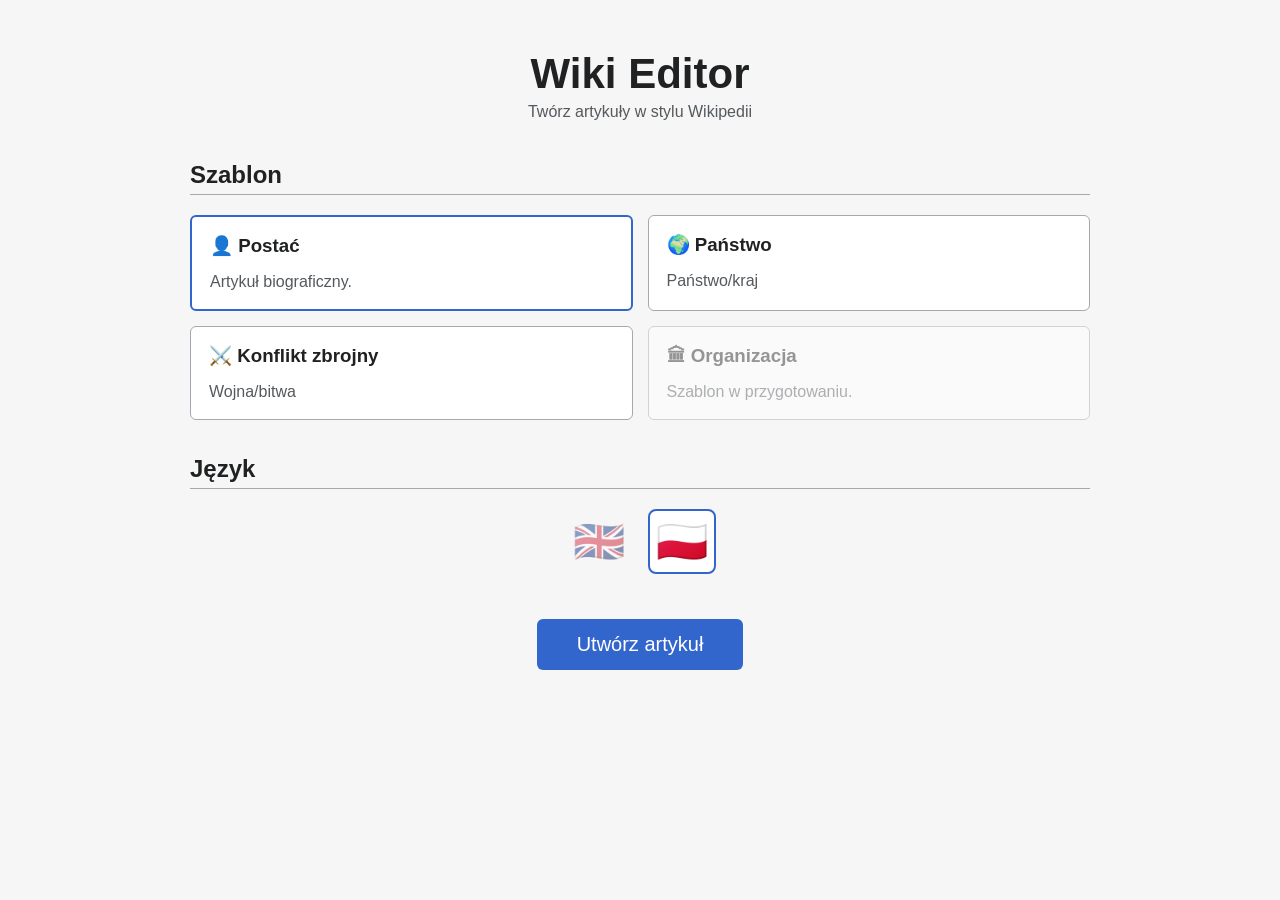
<file: index.html>
<!DOCTYPE html>
<html lang="pl">
<head>
<meta charset="UTF-8">
<title>Wiki Editor</title>

<style>
body{
    margin:0;
    background:#f6f6f6;
    font-family:Arial,Helvetica,sans-serif;
    color:#202122;
}

.container{
    width:900px;
    margin:50px auto;
}

h1{
    text-align:center;
    margin-bottom:5px;
    font-size:42px;
}

.subtitle{
    text-align:center;
    color:#54595d;
    margin-bottom:40px;
}

h2{
    border-bottom:1px solid #a2a9b1;
    padding-bottom:5px;
    margin-top:35px;
}

.templates{
    display:grid;
    grid-template-columns:repeat(2,1fr);
    gap:15px;
}

.template{
    background:white;
    border:1px solid #a2a9b1;
    border-radius:6px;
    padding:18px;
    cursor:pointer;
    transition:.15s;
}

.template:hover:not(.disabled){
    border-color:#36c;
    box-shadow:0 0 10px rgba(0,0,0,.1);
}

.template.selected{
    border:2px solid #36c;
}

.template h3{
    margin:0;
}

.template p{
    color:#54595d;
    margin-bottom:0;
}

.disabled{
    opacity:.45;
    cursor:not-allowed;
}

.wip{
    float:right;
    color:#b32424;
    font-size:13px;
    font-weight:bold;
}

.languages{
    display:flex;
    gap:15px;
    justify-content:center;
    margin-top:20px;
}

.flag{
    font-size:42px;
    cursor:pointer;
    transition:.15s;
    border:2px solid transparent;
    border-radius:8px;
    padding:6px;
}

.flag:hover{
    transform:scale(1.08);
}

.flag.selected{
    border-color:#36c;
    background:white;
}

button{
    display:block;
    margin:45px auto;
    font-size:20px;
    padding:14px 40px;
    background:#36c;
    color:white;
    border:none;
    border-radius:6px;
    cursor:pointer;
}

button:hover{
    background:#447ff5;
}
</style>

</head>
<body>

<div class="container">

<h1 data-key="title">Wiki Editor</h1>

<div class="subtitle" data-key="subtitle">
Twórz artykuły w stylu Wikipedii
</div>

<h2 data-key="templateTitle">Szablon</h2>

<div class="templates">

<div class="template selected"
     data-template="character">
<h3 data-key="charTitle">👤 Postać</h3>
<p data-key="charDesc">Artykuł biograficzny.</p>
</div>
<div class="template" data-template="state">
<h3 data-key="countryTitle">🌍 Państwo <span class="wip">WIP</span></h3>
<p data-key="stateDesc">Państwo/kraj.</p>
</div>
<div class="template" data-template="war">
<h3 data-key="warTitle">⚔️ Konflikt zbrojny <span class="wip">WIP</span></h3>
<p data-key="warDesc">Wojna/bitwa.</p>
</div>

<div class="template disabled" data-template="org">
<h3 data-key="orgTitle">🏛 Organizacja <span class="wip">WIP</span></h3>
<p data-key="wipDesc">Szablon w przygotowaniu.</p>
</div>

</div>

<h2 data-key="langTitle">Język</h2>

<div class="languages">

<div class="flag disabled"
     data-lang="ENG">🇬🇧</div>
<div class="flag selected"
     data-lang="POL">🇵🇱</div>

</div>

<button id="createBtn" data-key="createBtn">Utwórz artykuł</button>


<script>
const translations = {
    POL: {
        title: "Wiki Editor",
        subtitle: "Twórz artykuły w stylu Wikipedii",
        templateTitle: "Szablon",

        charTitle: "👤 Postać",
        charDesc: "Artykuł biograficzny.",
        warDesc: "Wojna/bitwa",
        stateDesc: "Państwo/kraj",
        countryTitle: "🌍 Państwo",
        warTitle: "⚔️ Konflikt zbrojny",
        orgTitle: "🏛 Organizacja",
        wipDesc: "Szablon w przygotowaniu.",

        langTitle: "Język",
        createBtn: "Utwórz artykuł"
    },

    ENG: {
        title: "Wiki Editor",
        subtitle: "Create Wikipedia-style articles",
        templateTitle: "Template",

        charTitle: "👤 Character",
        charDesc: "Biography article.",

        countryTitle: "🌍 Country",
        warTitle: "⚔️ War",
        warDesc: "War/battle",
        orgTitle: "🏛 Organisation",
        wipDesc: "Template in development.",

        langTitle: "Language",
        createBtn: "Create article"
    }
};
let selectedTemplate="character";
let selectedLanguage="POL";
function setLanguage(lang) {
    document.querySelectorAll("[data-key]").forEach(el => {
        const key = el.dataset.key;

        if (translations[lang] && translations[lang][key]) {
            el.innerHTML = translations[lang][key];
        }
    });
}
document.querySelectorAll(".flag").forEach(flag => {

    flag.onclick = () => {

        document.querySelectorAll(".flag")
            .forEach(f => f.classList.remove("selected"));

        flag.classList.add("selected");

        selectedLanguage = flag.dataset.lang;

        setLanguage(selectedLanguage); // 🔥 DODANE
    };

});
document.querySelectorAll(".template:not(.disabled)")
.forEach(card=>{

    card.onclick=()=>{

        document.querySelectorAll(".template")
        .forEach(c=>c.classList.remove("selected"));

        card.classList.add("selected");

        selectedTemplate=card.dataset.template;
    };

});

document.getElementById("createBtn").onclick=()=>{

    location.href=
        `${selectedLanguage}/${selectedTemplate}/index.html`;

};
setLanguage(selectedLanguage);
</script>

</body>
</html>
</file>
